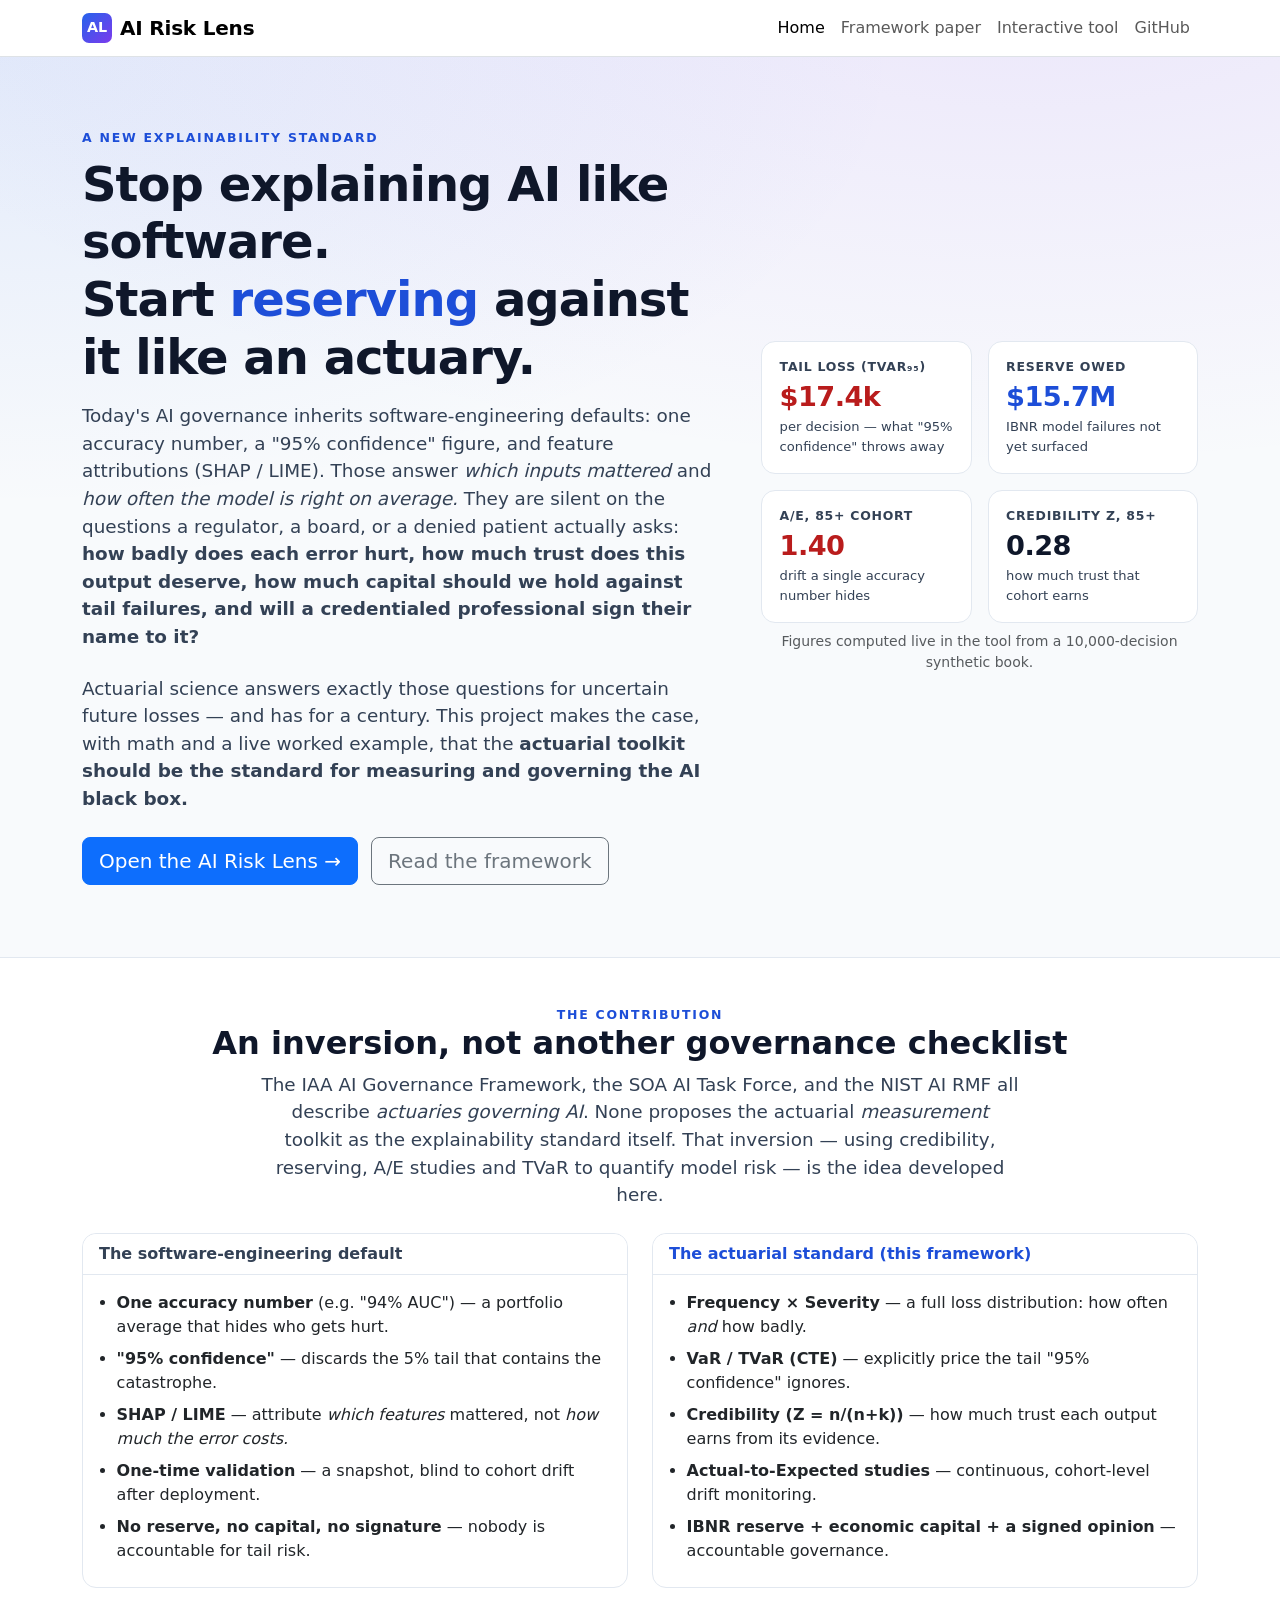
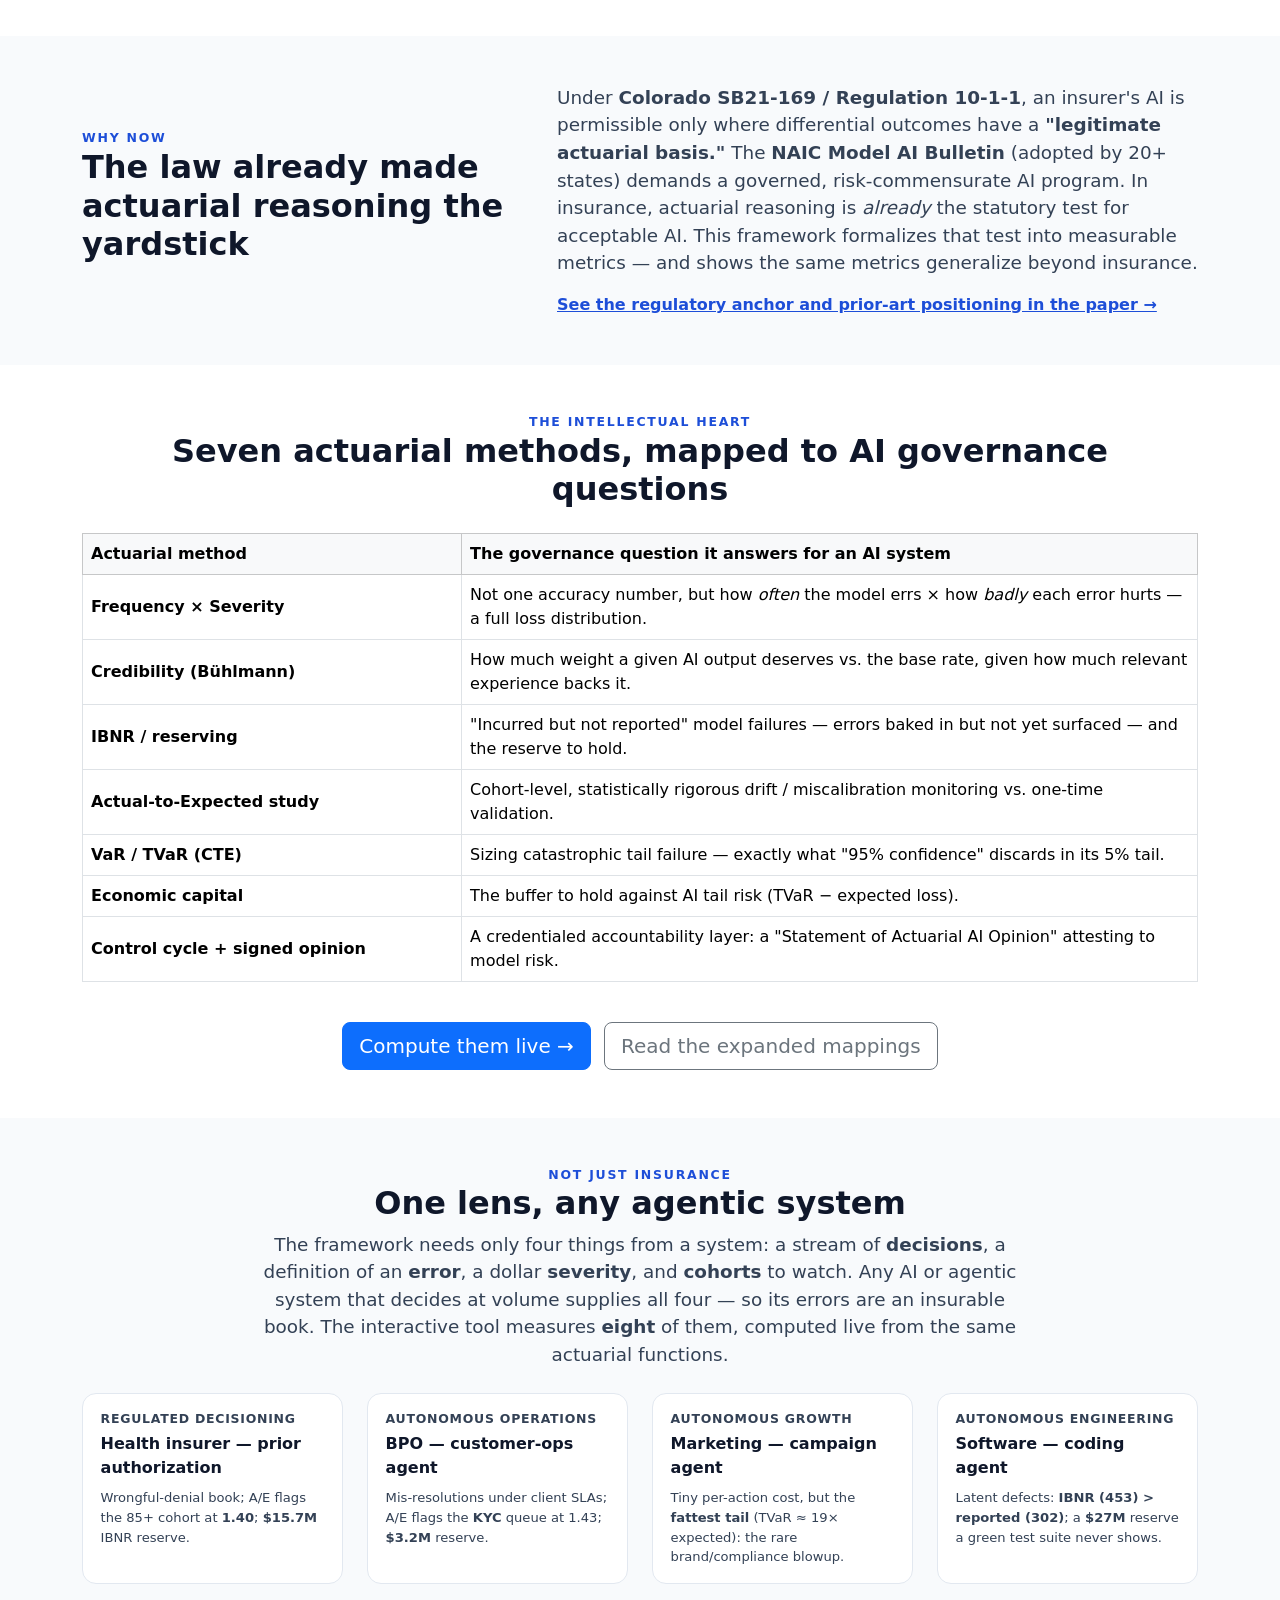
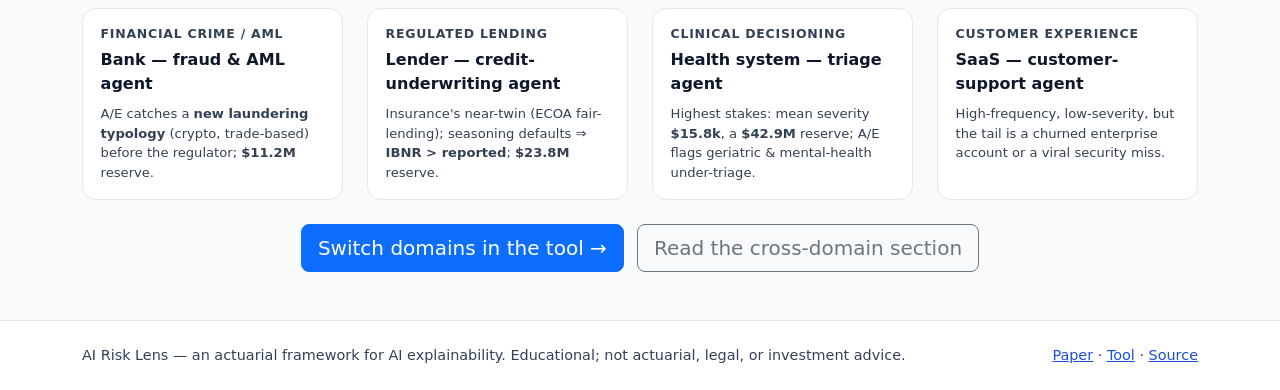
<file: index.html>
<!doctype html>
<html lang="en">
<head>
  <meta charset="utf-8">
  <meta name="viewport" content="width=device-width, initial-scale=1">
  <title>AI Risk Lens — Actuarial Explainability for the AI Black Box</title>
  <meta name="description" content="An original framework arguing that actuarial methods — frequency-severity, credibility, IBNR reserving, A/E studies, TVaR, economic capital — should become the standard for explaining and governing AI, replacing single accuracy numbers and SHAP/LIME.">
  <link href="https://cdn.jsdelivr.net/npm/bootstrap@5.3.3/dist/css/bootstrap.min.css" rel="stylesheet">
  <link href="css/styles.css" rel="stylesheet">
</head>
<body>

<nav class="navbar navbar-expand-lg bg-white border-bottom sticky-top">
  <div class="container">
    <a class="navbar-brand d-flex align-items-center" href="index.html">
      <span class="brand-mark">AL</span> AI Risk Lens
    </a>
    <button class="navbar-toggler" type="button" data-bs-toggle="collapse" data-bs-target="#nav">
      <span class="navbar-toggler-icon"></span>
    </button>
    <div class="collapse navbar-collapse" id="nav">
      <ul class="navbar-nav ms-auto">
        <li class="nav-item"><a class="nav-link active" href="index.html">Home</a></li>
        <li class="nav-item"><a class="nav-link" href="paper.html">Framework paper</a></li>
        <li class="nav-item"><a class="nav-link" href="tool.html">Interactive tool</a></li>
        <li class="nav-item"><a class="nav-link" href="https://github.com/aloc727/Future-actuary" target="_blank" rel="noopener">GitHub</a></li>
      </ul>
    </div>
  </div>
</nav>

<!-- HERO -->
<header class="hero py-5">
  <div class="container py-4">
    <div class="row align-items-center g-5">
      <div class="col-lg-7">
        <div class="eyebrow mb-2">A new explainability standard</div>
        <h1 class="display-5 mb-3">Stop explaining AI like software.<br>Start <span style="color:var(--accent-dk)">reserving</span> against it like an actuary.</h1>
        <p class="lead-tight mb-4">
          Today's AI governance inherits software-engineering defaults: one accuracy number,
          a "95% confidence" figure, and feature attributions (SHAP / LIME). Those answer
          <em>which inputs mattered</em> and <em>how often the model is right on average.</em>
          They are silent on the questions a regulator, a board, or a denied patient actually asks:
          <strong>how badly does each error hurt, how much trust does this output deserve, how much
          capital should we hold against tail failures, and will a credentialed professional sign
          their name to it?</strong>
        </p>
        <p class="lead-tight mb-4">
          Actuarial science answers exactly those questions for uncertain future losses — and has for
          a century. This project makes the case, with math and a live worked example, that the
          <strong>actuarial toolkit should be the standard for measuring and governing the AI black box.</strong>
        </p>
        <a href="tool.html" class="btn btn-primary btn-lg me-2">Open the AI Risk Lens →</a>
        <a href="paper.html" class="btn btn-outline-secondary btn-lg">Read the framework</a>
      </div>
      <div class="col-lg-5">
        <div class="row g-3">
          <div class="col-6"><div class="metric-card is-danger"><div class="metric-label">Tail loss (TVaR₉₅)</div><div class="metric-value">$17.4k</div><div class="metric-sub">per decision — what "95% confidence" throws away</div></div></div>
          <div class="col-6"><div class="metric-card is-accent"><div class="metric-label">Reserve owed</div><div class="metric-value">$15.7M</div><div class="metric-sub">IBNR model failures not yet surfaced</div></div></div>
          <div class="col-6"><div class="metric-card"><div class="metric-label">A/E, 85+ cohort</div><div class="metric-value" style="color:var(--danger)">1.40</div><div class="metric-sub">drift a single accuracy number hides</div></div></div>
          <div class="col-6"><div class="metric-card"><div class="metric-label">Credibility Z, 85+</div><div class="metric-value">0.28</div><div class="metric-sub">how much trust that cohort earns</div></div></div>
        </div>
        <p class="text-center text-muted small mt-2 mb-0">Figures computed live in the tool from a 10,000-decision synthetic book.</p>
      </div>
    </div>
  </div>
</header>

<!-- THE INVERSION -->
<section class="py-5">
  <div class="container">
    <div class="text-center mb-4">
      <div class="eyebrow">The contribution</div>
      <h2 class="fw-bold">An inversion, not another governance checklist</h2>
      <p class="lead-tight mx-auto" style="max-width:760px">
        The IAA AI Governance Framework, the SOA AI Task Force, and the NIST AI RMF all describe
        <em>actuaries governing AI</em>. None proposes the actuarial <em>measurement</em> toolkit as the
        explainability standard itself. That inversion — using credibility, reserving, A/E studies and
        TVaR to quantify model risk — is the idea developed here.
      </p>
    </div>
    <div class="row g-4">
      <div class="col-md-6">
        <div class="card compare-card compare-old">
          <div class="card-header">The software-engineering default</div>
          <div class="card-body">
            <ul>
              <li><strong>One accuracy number</strong> (e.g. "94% AUC") — a portfolio average that hides who gets hurt.</li>
              <li><strong>"95% confidence"</strong> — discards the 5% tail that contains the catastrophe.</li>
              <li><strong>SHAP / LIME</strong> — attribute <em>which features</em> mattered, not <em>how much the error costs.</em></li>
              <li><strong>One-time validation</strong> — a snapshot, blind to cohort drift after deployment.</li>
              <li><strong>No reserve, no capital, no signature</strong> — nobody is accountable for tail risk.</li>
            </ul>
          </div>
        </div>
      </div>
      <div class="col-md-6">
        <div class="card compare-card compare-new">
          <div class="card-header">The actuarial standard (this framework)</div>
          <div class="card-body">
            <ul>
              <li><strong>Frequency × Severity</strong> — a full loss distribution: how often <em>and</em> how badly.</li>
              <li><strong>VaR / TVaR (CTE)</strong> — explicitly price the tail "95% confidence" ignores.</li>
              <li><strong>Credibility (Z = n/(n+k))</strong> — how much trust each output earns from its evidence.</li>
              <li><strong>Actual-to-Expected studies</strong> — continuous, cohort-level drift monitoring.</li>
              <li><strong>IBNR reserve + economic capital + a signed opinion</strong> — accountable governance.</li>
            </ul>
          </div>
        </div>
      </div>
    </div>
  </div>
</section>

<!-- REGULATORY ANCHOR -->
<section class="py-5" style="background:var(--paper)">
  <div class="container">
    <div class="row g-4 align-items-center">
      <div class="col-lg-5">
        <div class="eyebrow">Why now</div>
        <h2 class="fw-bold">The law already made actuarial reasoning the yardstick</h2>
      </div>
      <div class="col-lg-7">
        <p class="lead-tight">
          Under <strong>Colorado SB21-169 / Regulation 10-1-1</strong>, an insurer's AI is permissible only where
          differential outcomes have a <strong>"legitimate actuarial basis."</strong> The <strong>NAIC Model AI Bulletin</strong>
          (adopted by 20+ states) demands a governed, risk-commensurate AI program. In insurance, actuarial
          reasoning is <em>already</em> the statutory test for acceptable AI. This framework formalizes that test
          into measurable metrics — and shows the same metrics generalize beyond insurance.
        </p>
        <p class="mb-0"><a href="paper.html#why" class="fw-semibold">See the regulatory anchor and prior-art positioning in the paper →</a></p>
      </div>
    </div>
  </div>
</section>

<!-- METHOD MAP TEASER -->
<section class="py-5">
  <div class="container">
    <div class="text-center mb-4">
      <div class="eyebrow">The intellectual heart</div>
      <h2 class="fw-bold">Seven actuarial methods, mapped to AI governance questions</h2>
    </div>
    <div class="table-responsive">
      <table class="table table-bordered align-middle">
        <thead class="table-light">
          <tr><th style="width:34%">Actuarial method</th><th>The governance question it answers for an AI system</th></tr>
        </thead>
        <tbody>
          <tr><td><strong>Frequency × Severity</strong></td><td>Not one accuracy number, but how <em>often</em> the model errs × how <em>badly</em> each error hurts — a full loss distribution.</td></tr>
          <tr><td><strong>Credibility (Bühlmann)</strong></td><td>How much weight a given AI output deserves vs. the base rate, given how much relevant experience backs it.</td></tr>
          <tr><td><strong>IBNR / reserving</strong></td><td>"Incurred but not reported" model failures — errors baked in but not yet surfaced — and the reserve to hold.</td></tr>
          <tr><td><strong>Actual-to-Expected study</strong></td><td>Cohort-level, statistically rigorous drift / miscalibration monitoring vs. one-time validation.</td></tr>
          <tr><td><strong>VaR / TVaR (CTE)</strong></td><td>Sizing catastrophic tail failure — exactly what "95% confidence" discards in its 5% tail.</td></tr>
          <tr><td><strong>Economic capital</strong></td><td>The buffer to hold against AI tail risk (TVaR − expected loss).</td></tr>
          <tr><td><strong>Control cycle + signed opinion</strong></td><td>A credentialed accountability layer: a "Statement of Actuarial AI Opinion" attesting to model risk.</td></tr>
        </tbody>
      </table>
    </div>
    <div class="text-center mt-4">
      <a href="tool.html" class="btn btn-primary btn-lg me-2">Compute them live →</a>
      <a href="paper.html#mappings" class="btn btn-outline-secondary btn-lg">Read the expanded mappings</a>
    </div>
  </div>
</section>

<!-- DOMAINS -->
<section class="py-5" style="background:var(--paper)">
  <div class="container">
    <div class="text-center mb-4">
      <div class="eyebrow">Not just insurance</div>
      <h2 class="fw-bold">One lens, any agentic system</h2>
      <p class="lead-tight mx-auto" style="max-width:780px">
        The framework needs only four things from a system: a stream of <strong>decisions</strong>, a definition
        of an <strong>error</strong>, a dollar <strong>severity</strong>, and <strong>cohorts</strong> to watch. Any AI or
        agentic system that decides at volume supplies all four — so its errors are an insurable book. The
        interactive tool measures <strong>eight</strong> of them, computed live from the same actuarial functions.
      </p>
    </div>
    <div class="row g-4">
      <div class="col-md-6 col-lg-3">
        <div class="metric-card h-100">
          <div class="metric-label">Regulated decisioning</div>
          <div class="fw-bold mt-1 mb-2">Health insurer — prior authorization</div>
          <div class="metric-sub">Wrongful-denial book; A/E flags the 85+ cohort at <strong>1.40</strong>; <strong>$15.7M</strong> IBNR reserve.</div>
        </div>
      </div>
      <div class="col-md-6 col-lg-3">
        <div class="metric-card h-100">
          <div class="metric-label">Autonomous operations</div>
          <div class="fw-bold mt-1 mb-2">BPO — customer-ops agent</div>
          <div class="metric-sub">Mis-resolutions under client SLAs; A/E flags the <strong>KYC</strong> queue at 1.43; <strong>$3.2M</strong> reserve.</div>
        </div>
      </div>
      <div class="col-md-6 col-lg-3">
        <div class="metric-card h-100">
          <div class="metric-label">Autonomous growth</div>
          <div class="fw-bold mt-1 mb-2">Marketing — campaign agent</div>
          <div class="metric-sub">Tiny per-action cost, but the <strong>fattest tail</strong> (TVaR ≈ 19× expected): the rare brand/compliance blowup.</div>
        </div>
      </div>
      <div class="col-md-6 col-lg-3">
        <div class="metric-card h-100">
          <div class="metric-label">Autonomous engineering</div>
          <div class="fw-bold mt-1 mb-2">Software — coding agent</div>
          <div class="metric-sub">Latent defects: <strong>IBNR (453) &gt; reported (302)</strong>; a <strong>$27M</strong> reserve a green test suite never shows.</div>
        </div>
      </div>
      <div class="col-md-6 col-lg-3">
        <div class="metric-card h-100">
          <div class="metric-label">Financial crime / AML</div>
          <div class="fw-bold mt-1 mb-2">Bank — fraud &amp; AML agent</div>
          <div class="metric-sub">A/E catches a <strong>new laundering typology</strong> (crypto, trade-based) before the regulator; <strong>$11.2M</strong> reserve.</div>
        </div>
      </div>
      <div class="col-md-6 col-lg-3">
        <div class="metric-card h-100">
          <div class="metric-label">Regulated lending</div>
          <div class="fw-bold mt-1 mb-2">Lender — credit-underwriting agent</div>
          <div class="metric-sub">Insurance's near-twin (ECOA fair-lending); seasoning defaults ⇒ <strong>IBNR &gt; reported</strong>; <strong>$23.8M</strong> reserve.</div>
        </div>
      </div>
      <div class="col-md-6 col-lg-3">
        <div class="metric-card h-100">
          <div class="metric-label">Clinical decisioning</div>
          <div class="fw-bold mt-1 mb-2">Health system — triage agent</div>
          <div class="metric-sub">Highest stakes: mean severity <strong>$15.8k</strong>, a <strong>$42.9M</strong> reserve; A/E flags geriatric &amp; mental-health under-triage.</div>
        </div>
      </div>
      <div class="col-md-6 col-lg-3">
        <div class="metric-card h-100">
          <div class="metric-label">Customer experience</div>
          <div class="fw-bold mt-1 mb-2">SaaS — customer-support agent</div>
          <div class="metric-sub">High-frequency, low-severity, but the tail is a churned enterprise account or a viral security miss.</div>
        </div>
      </div>
    </div>
    <div class="text-center mt-4">
      <a href="tool.html" class="btn btn-primary btn-lg me-2">Switch domains in the tool →</a>
      <a href="paper.html#worked" class="btn btn-outline-secondary btn-lg">Read the cross-domain section</a>
    </div>
  </div>
</section>

<footer class="py-4">
  <div class="container d-flex flex-wrap justify-content-between">
    <span>AI Risk Lens — an actuarial framework for AI explainability. Educational; not actuarial, legal, or investment advice.</span>
    <span><a href="paper.html">Paper</a> · <a href="tool.html">Tool</a> · <a href="https://github.com/aloc727/Future-actuary" target="_blank" rel="noopener">Source</a></span>
  </div>
</footer>

<script src="https://cdn.jsdelivr.net/npm/bootstrap@5.3.3/dist/js/bootstrap.bundle.min.js"></script>
</body>
</html>
</file>
<file: css/styles.css>
/* AI Risk Lens — shared styles. Bootstrap 5 does the heavy lifting; this
   adds the brand palette, hero treatment, and chart/card polish. */

:root {
  --ink: #0f172a;
  --ink-soft: #334155;
  --accent: #2563eb;
  --accent-dk: #1d4ed8;
  --danger: #b91c1c;
  --good: #16a34a;
  --paper: #f8fafc;
  --line: #e2e8f0;
}

body {
  color: var(--ink);
  background: #ffffff;
  font-family: system-ui, -apple-system, "Segoe UI", Roboto, Helvetica, Arial, sans-serif;
}

a { color: var(--accent-dk); }

.navbar-brand { font-weight: 700; letter-spacing: -0.01em; }
.brand-mark {
  display: inline-flex; align-items: center; justify-content: center;
  width: 30px; height: 30px; border-radius: 7px;
  background: linear-gradient(135deg, var(--accent), #7c3aed);
  color: #fff; font-weight: 800; margin-right: 8px; font-size: 0.9rem;
}

/* Hero */
.hero {
  background:
    radial-gradient(1200px 500px at 80% -10%, rgba(124,58,237,0.10), transparent),
    radial-gradient(900px 450px at 0% 0%, rgba(37,99,235,0.10), transparent),
    var(--paper);
  border-bottom: 1px solid var(--line);
}
.hero h1 { font-weight: 800; letter-spacing: -0.02em; }
.eyebrow {
  text-transform: uppercase; letter-spacing: 0.14em; font-size: 0.78rem;
  font-weight: 700; color: var(--accent-dk);
}
.lead-tight { font-size: 1.15rem; color: var(--ink-soft); }

/* Thesis "old vs new" comparison */
.compare-card { border: 1px solid var(--line); border-radius: 14px; height: 100%; }
.compare-card .card-header {
  font-weight: 700; border-bottom: 1px solid var(--line); background: #fff;
  border-top-left-radius: 14px; border-top-right-radius: 14px;
}
.compare-old .card-header { color: var(--ink-soft); }
.compare-new .card-header { color: var(--accent-dk); }
.compare-card ul { margin: 0; padding-left: 1.1rem; }
.compare-card li { margin-bottom: .5rem; }

/* Metric cards */
.metric-card {
  border: 1px solid var(--line); border-radius: 14px; padding: 1rem 1.1rem;
  background: #fff; height: 100%;
}
.metric-card .metric-label {
  font-size: 0.78rem; text-transform: uppercase; letter-spacing: 0.06em;
  color: var(--ink-soft); font-weight: 700;
}
.metric-card .metric-value { font-size: 1.7rem; font-weight: 800; letter-spacing: -0.02em; }
.metric-card .metric-sub { font-size: 0.82rem; color: var(--ink-soft); }
.metric-card.is-danger .metric-value { color: var(--danger); }
.metric-card.is-accent .metric-value { color: var(--accent-dk); }

/* Chart panels */
.panel { border: 1px solid var(--line); border-radius: 14px; background: #fff; }
.panel .panel-head { padding: .9rem 1.1rem .2rem; }
.panel h5 { font-weight: 700; margin: 0; }
.panel .chart-wrap { position: relative; height: 300px; padding: .5rem 1rem 1rem; }
.caption {
  font-size: 0.85rem; color: var(--ink-soft); border-top: 1px dashed var(--line);
  padding: .7rem 1.1rem; margin: 0;
}
.caption .tag {
  display: inline-block; font-weight: 700; color: var(--accent-dk);
}

/* Controls */
.controls { border: 1px solid var(--line); border-radius: 14px; background: var(--paper); }
.controls label { font-weight: 600; font-size: 0.9rem; }
.controls .val { font-weight: 800; color: var(--accent-dk); }

/* Credibility gauge center text */
.gauge-z { font-size: 1.6rem; font-weight: 800; color: var(--accent-dk); }

/* Paper / markdown rendering */
.paper-body { max-width: 860px; }
.paper-body h2 { font-weight: 800; letter-spacing: -0.01em; margin-top: 2.2rem; }
.paper-body h3 { font-weight: 700; margin-top: 1.6rem; }
.paper-body table { width: 100%; border-collapse: collapse; margin: 1rem 0; font-size: 0.94rem; }
.paper-body th, .paper-body td { border: 1px solid var(--line); padding: .55rem .7rem; vertical-align: top; }
.paper-body th { background: var(--paper); text-align: left; }
.paper-body code { background: var(--paper); padding: .1rem .35rem; border-radius: 5px; color: #be185d; }
.paper-body pre { background: var(--ink); color: #e2e8f0; padding: 1rem; border-radius: 10px; overflow-x: auto; }
.paper-body pre code { background: transparent; color: inherit; padding: 0; }
.paper-body blockquote {
  border-left: 4px solid var(--accent); background: var(--paper);
  padding: .6rem 1rem; margin: 1rem 0; color: var(--ink-soft);
}
.formula {
  background: var(--paper); border: 1px solid var(--line); border-radius: 10px;
  padding: .8rem 1rem; margin: 1rem 0; font-family: ui-monospace, SFMono-Regular, Menlo, monospace;
  font-size: 0.92rem; overflow-x: auto;
}

/* Table of contents */
.toc { position: sticky; top: 1rem; font-size: 0.9rem; }
.toc a { display: block; padding: .2rem 0; color: var(--ink-soft); text-decoration: none; border-left: 2px solid transparent; padding-left: .6rem; }
.toc a:hover { color: var(--accent-dk); border-left-color: var(--accent); }

footer { border-top: 1px solid var(--line); color: var(--ink-soft); font-size: 0.9rem; }

/* Development triangle */
.tri-wrap { border-collapse: collapse; font-size: 0.78rem; font-variant-numeric: tabular-nums; }
.tri-wrap th, .tri-wrap td { border: 1px solid var(--line); padding: 3px 7px; text-align: right; }
.tri-wrap thead th, .tri-wrap tbody th { background: var(--paper); color: var(--ink-soft); font-weight: 700; text-align: center; }
.tri-wrap td.fut { color: #cbd5e1; background: repeating-linear-gradient(45deg,#fff,#fff 4px,#f8fafc 4px,#f8fafc 8px); }
.tri-wrap td.diag { background: rgba(37,99,235,0.12); font-weight: 700; color: var(--accent-dk); }

.badge-soft { background: rgba(37,99,235,0.10); color: var(--accent-dk); font-weight: 600; }
.badge-danger-soft { background: rgba(185,28,28,0.10); color: var(--danger); font-weight: 600; }
</file>
